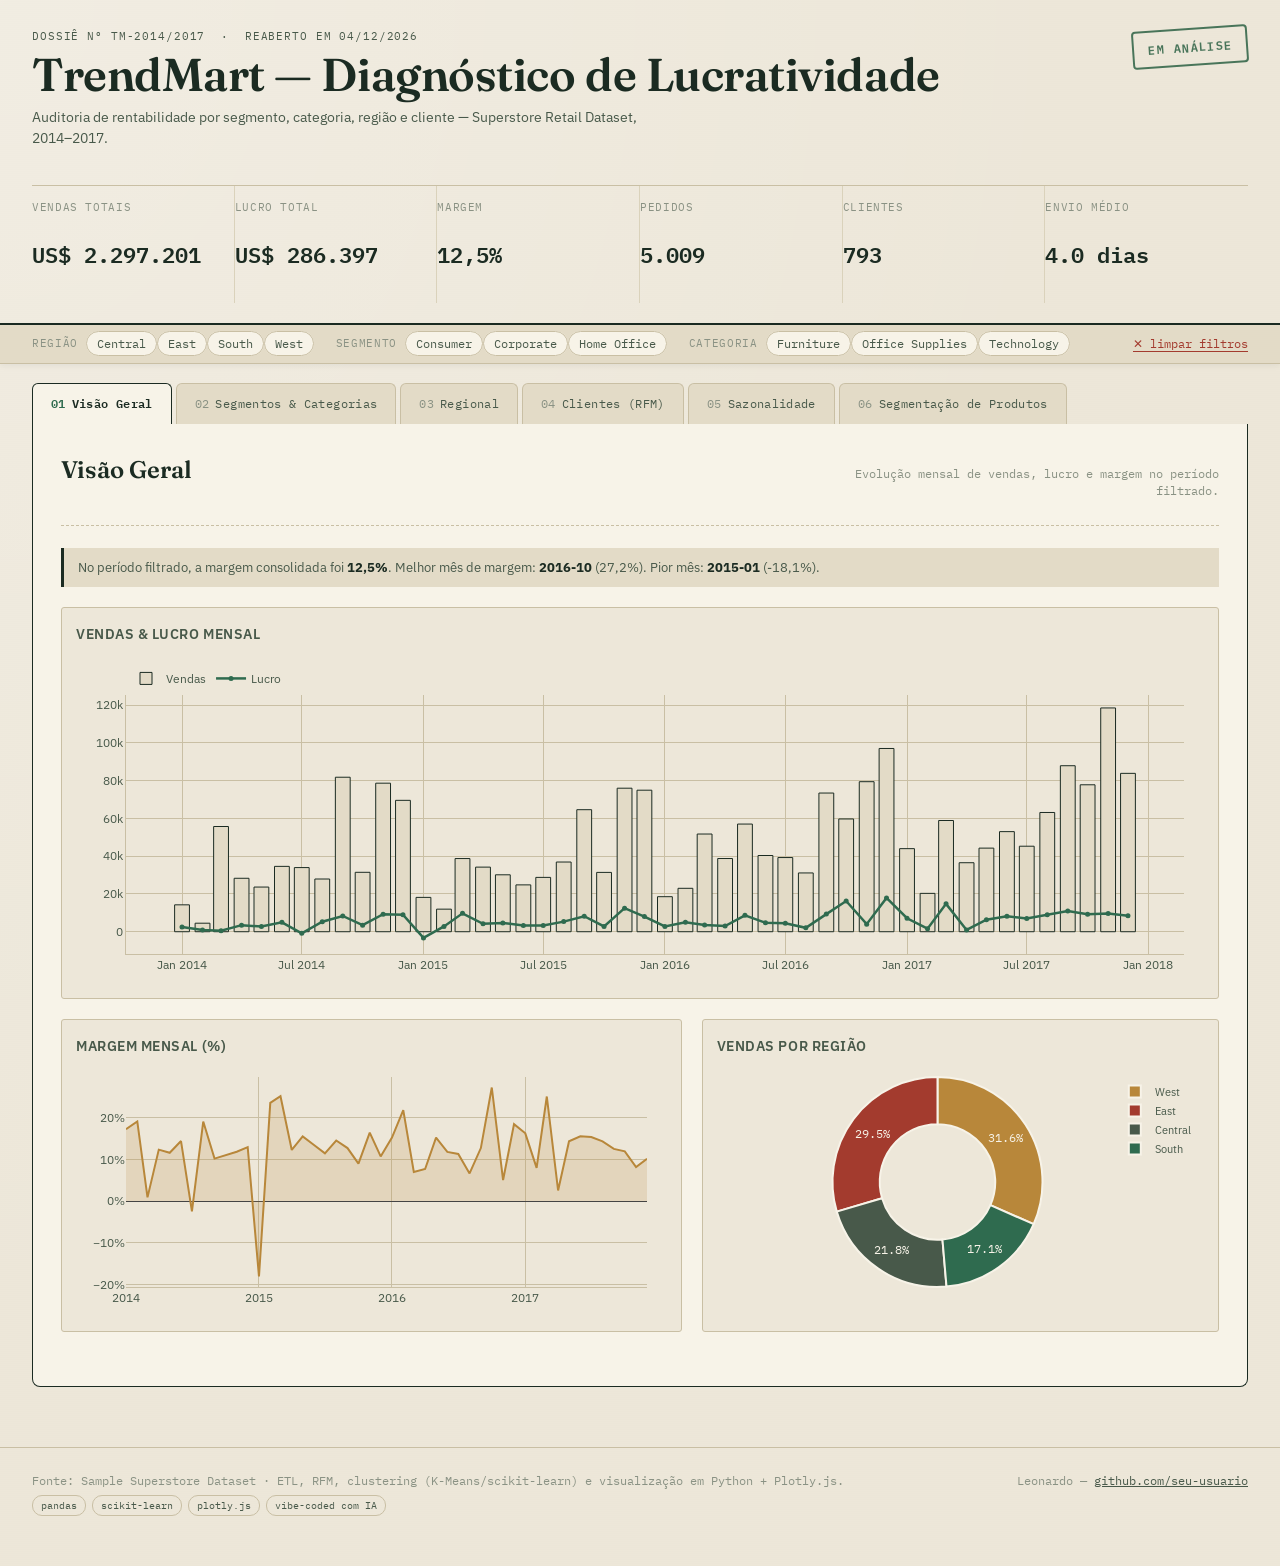
<file: index.html>
<!DOCTYPE html>
<html lang="en">
<head>
    <meta charset="UTF-8">
    <meta http-equiv="refresh" content="0; url=dashboard/">

    <title>TrendMart Profitability Analysis</title>

    <script>
        window.location.replace("dashboard/");
    </script>
</head>

<body>

<p>
Redirecting...
<a href="dashboard/">Click here if you are not redirected.</a>
</p>

</body>
</html>
</file>
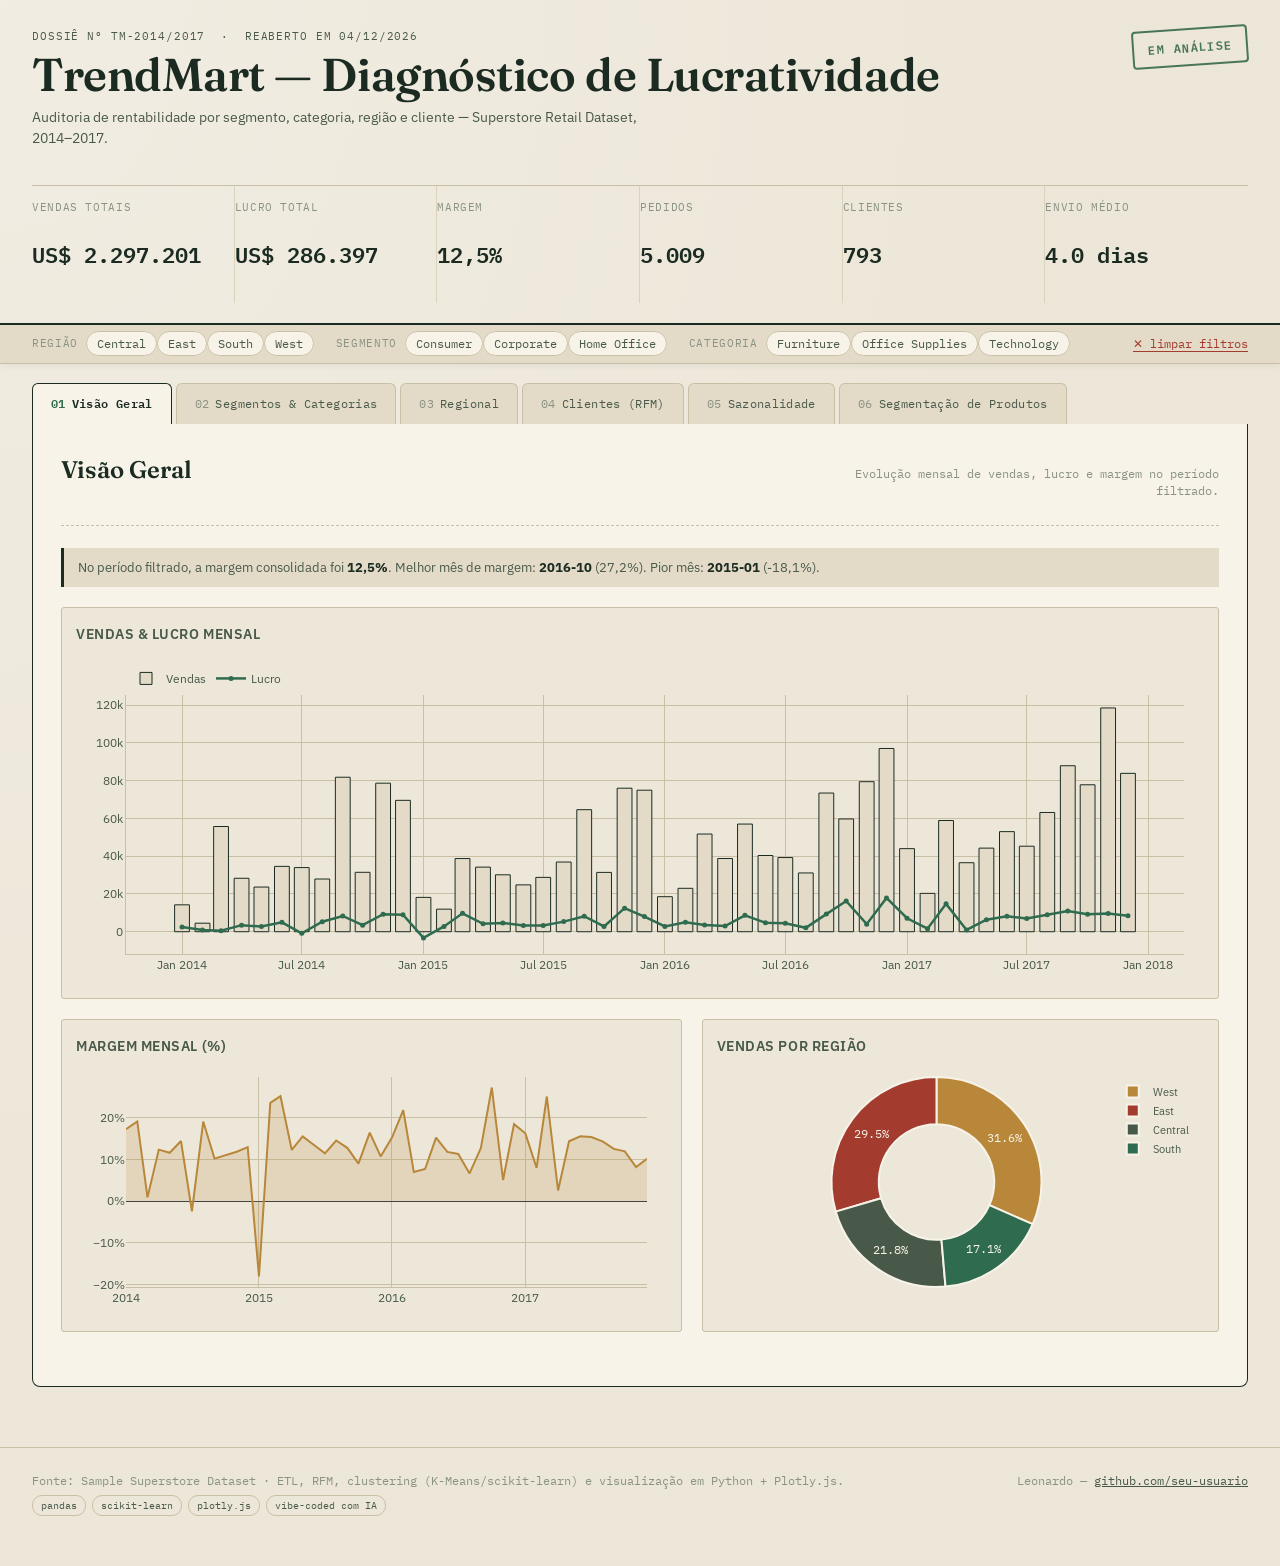
<file: dashboard/index.html>
<!DOCTYPE html>
<html lang="pt-BR">
<head>
<meta charset="UTF-8">
<meta name="viewport" content="width=device-width, initial-scale=1.0">
<title>TrendMart — Dossiê de Lucratividade</title>
<meta name="description" content="Diagnóstico interativo de lucratividade, clientes e sazonalidade a partir do dataset Superstore.">
<link rel="stylesheet" href="style.css">
<script src="https://cdn.plot.ly/plotly-2.35.2.min.js"></script>
</head>
<body>

<header class="masthead">
  <div class="masthead-top">
    <div>
      <p class="masthead-id">Dossiê Nº TM-2014/2017 &nbsp;·&nbsp; Reaberto em <span id="today"></span></p>
      <h1>TrendMart — Diagnóstico de Lucratividade</h1>
      <p class="subtitle">Auditoria de rentabilidade por segmento, categoria, região e cliente — Superstore Retail Dataset, 2014–2017.</p>
    </div>
    <div class="status-stamp">Em Análise</div>
  </div>

  <div class="kpi-strip" id="kpiStrip"></div>
</header>

<nav class="filter-bar" id="filterBar">
  <div class="filter-group">
    <span class="filter-group-label">Região</span>
    <div id="filterRegion"></div>
  </div>
  <div class="filter-group">
    <span class="filter-group-label">Segmento</span>
    <div id="filterSegment"></div>
  </div>
  <div class="filter-group">
    <span class="filter-group-label">Categoria</span>
    <div id="filterCategory"></div>
  </div>
  <span class="reset-link" id="resetFilters">✕ limpar filtros</span>
</nav>

<nav class="tab-nav" id="tabNav">
  <button class="tab-btn active" data-page="overview"><span class="num">01</span>Visão Geral</button>
  <button class="tab-btn" data-page="segments"><span class="num">02</span>Segmentos &amp; Categorias</button>
  <button class="tab-btn" data-page="regional"><span class="num">03</span>Regional</button>
  <button class="tab-btn" data-page="customers"><span class="num">04</span>Clientes (RFM)</button>
  <button class="tab-btn" data-page="seasonality"><span class="num">05</span>Sazonalidade</button>
  <button class="tab-btn" data-page="products"><span class="num">06</span>Segmentação de Produtos</button>
</nav>

<main>

  <!-- 01 VISÃO GERAL -->
  <section class="page active" id="page-overview">
    <div class="page-heading">
      <h2>Visão Geral</h2>
      <p class="page-note">Evolução mensal de vendas, lucro e margem no período filtrado.</p>
    </div>
    <div class="insight" id="insightOverview"></div>
    <div class="chart-card"><h3>Vendas &amp; Lucro Mensal</h3><div id="chartMonthly" style="height:340px;"></div></div>
    <div class="grid-2">
      <div class="chart-card"><h3>Margem Mensal (%)</h3><div id="chartMonthlyMargin" style="height:260px;"></div></div>
      <div class="chart-card"><h3>Vendas por Região</h3><div id="chartRegionShare" style="height:260px;"></div></div>
    </div>
  </section>

  <!-- 02 SEGMENTOS -->
  <section class="page" id="page-segments">
    <div class="page-heading">
      <h2>Segmentos &amp; Categorias</h2>
      <p class="page-note">Onde a margem se sustenta — e onde ela desaparece.</p>
    </div>
    <div class="insight" id="insightSegments"></div>
    <div class="grid-2">
      <div class="chart-card"><h3>Margem por Segmento</h3><div id="chartSegmentMargin" style="height:320px;"></div></div>
      <div class="chart-card"><h3>Piores vs Melhores Sub-Categorias</h3><div id="chartSubExtremes" style="height:320px;"></div></div>
    </div>
    <div class="chart-card"><h3>Vendas × Lucro por Sub-Categoria (bolha = volume)</h3><div id="chartSubScatter" style="height:380px;"></div></div>
  </section>

  <!-- 03 REGIONAL -->
  <section class="page" id="page-regional">
    <div class="page-heading">
      <h2>Regional</h2>
      <p class="page-note">Desconto médio versus margem realizada, por região.</p>
    </div>
    <div class="insight" id="insightRegional"></div>
    <div class="grid-2">
      <div class="chart-card"><h3>Desconto Médio vs Margem por Região</h3><div id="chartRegionScatter" style="height:340px;"></div></div>
      <div class="chart-card"><h3>Tables: Impacto do Desconto na Margem</h3><div id="chartTablesDiscount" style="height:340px;"></div></div>
    </div>
    <div class="chart-card"><h3>Detalhe por Região</h3><div id="tableRegion"></div></div>
  </section>

  <!-- 04 CLIENTES -->
  <section class="page" id="page-customers">
    <div class="page-heading">
      <h2>Clientes — Análise RFM</h2>
      <p class="page-note">Recência, Frequência e Valor Monetário, segmentados via K-Means (k=4).</p>
    </div>
    <div class="insight" id="insightCustomers"></div>
    <div class="grid-4" id="customerClusterCards"></div>
    <div class="chart-card" style="margin-top:16px;"><h3>Mapa RFM — Frequência × Valor (cor = Recência)</h3><div id="chartRFMScatter" style="height:400px;"></div></div>
  </section>

  <!-- 05 SAZONALIDADE -->
  <section class="page" id="page-seasonality">
    <div class="page-heading">
      <h2>Sazonalidade</h2>
      <p class="page-note">Vendas por mês do ano, comparadas entre 2014–2017.</p>
    </div>
    <div class="insight" id="insightSeasonality"></div>
    <div class="chart-card"><h3>Mapa de Calor — Vendas por Ano × Mês</h3><div id="chartHeatmap" style="height:360px;"></div></div>
    <div class="chart-card"><h3>Sazonalidade Média por Mês</h3><div id="chartSeasonAvg" style="height:300px;"></div></div>
  </section>

  <!-- 06 PRODUTOS / CLUSTERING -->
  <section class="page" id="page-products">
    <div class="page-heading">
      <h2>Segmentação de Sub-Categorias</h2>
      <p class="page-note">Clustering (K-Means, k=3) por margem, desconto médio e volume de vendas.</p>
    </div>
    <div class="insight" id="insightProducts"></div>
    <div class="chart-card"><h3>Margem × Desconto Médio (bolha = vendas totais)</h3><div id="chartProductCluster" style="height:400px;"></div></div>
    <div class="chart-card" style="margin-top:16px;"><h3>Veredito por Sub-Categoria</h3><div id="productVerdictGrid" class="grid-3"></div></div>
  </section>

</main>

<footer>
  <div>
    Fonte: Sample Superstore Dataset · ETL, RFM, clustering (K-Means/scikit-learn) e visualização em Python + Plotly.js.
    <div class="badge-row">
      <span class="tech-badge">pandas</span>
      <span class="tech-badge">scikit-learn</span>
      <span class="tech-badge">plotly.js</span>
      <span class="tech-badge">vibe-coded com IA</span>
    </div>
  </div>
  <div>Leonardo — <a href="https://github.com/" target="_blank" rel="noopener">github.com/seu-usuario</a></div>
</footer>

<script src="app.js"></script>
</body>
</html>
</file>
<file: dashboard/style.css>
/* ==========================================================================
   TrendMart — Dossiê de Lucratividade
   Sistema de design: ficha de auditoria / pasta de arquivo
   ========================================================================== */

@import url('https://fonts.googleapis.com/css2?family=Fraunces:opsz,wght@9..144,400;9..144,500;9..144,600;9..144,700&family=IBM+Plex+Mono:wght@400;500;600&family=IBM+Plex+Sans:wght@400;500;600&display=swap');

:root {
  --paper: #EDE7D9;
  --paper-deep: #E3DBC7;
  --card: #F7F3E8;
  --ink: #1B2B22;
  --ink-soft: #48594A;
  --ink-faint: #8A9284;
  --line: #C9BFA4;
  --line-soft: #DAD2BB;
  --stamp-red: #A33B2E;
  --stamp-green: #2F6B4F;
  --stamp-gold: #B8873A;

  --font-display: 'Fraunces', Georgia, serif;
  --font-mono: 'IBM Plex Mono', 'Courier New', monospace;
  --font-body: 'IBM Plex Sans', system-ui, sans-serif;

  --radius: 3px;
}

* { box-sizing: border-box; }

@media (prefers-reduced-motion: reduce) {
  *, *::before, *::after { animation-duration: 0.001ms !important; transition-duration: 0.001ms !important; }
}

html { scroll-behavior: smooth; }

body {
  margin: 0;
  background: var(--paper);
  background-image:
    repeating-linear-gradient(0deg, rgba(0,0,0,0.012) 0px, transparent 1px, transparent 2px),
    radial-gradient(ellipse at top left, rgba(255,255,255,0.25), transparent 60%);
  color: var(--ink);
  font-family: var(--font-body);
  font-size: 15px;
  line-height: 1.5;
  -webkit-font-smoothing: antialiased;
}

a { color: var(--stamp-green); }

::selection { background: var(--stamp-gold); color: var(--card); }

/* ---------------------------------- Header ---------------------------------- */

.masthead {
  border-bottom: 2px solid var(--ink);
  padding: 28px 32px 20px;
  max-width: 1280px;
  margin: 0 auto;
  position: relative;
}

.masthead-top {
  display: flex;
  justify-content: space-between;
  align-items: flex-start;
  gap: 24px;
  flex-wrap: wrap;
}

.masthead-id {
  font-family: var(--font-mono);
  font-size: 11px;
  letter-spacing: 0.08em;
  text-transform: uppercase;
  color: var(--ink-soft);
  margin: 0 0 6px;
}

.masthead h1 {
  font-family: var(--font-display);
  font-optical-sizing: auto;
  font-weight: 600;
  font-size: clamp(30px, 4vw, 46px);
  margin: 0;
  letter-spacing: -0.01em;
  line-height: 1.05;
}

.masthead .subtitle {
  font-family: var(--font-body);
  color: var(--ink-soft);
  font-size: 14px;
  margin-top: 8px;
  max-width: 640px;
}

.status-stamp {
  border: 2.5px solid var(--stamp-green);
  color: var(--stamp-green);
  font-family: var(--font-mono);
  font-weight: 600;
  font-size: 12px;
  letter-spacing: 0.12em;
  text-transform: uppercase;
  padding: 8px 14px;
  transform: rotate(-4deg);
  border-radius: 4px;
  white-space: nowrap;
  mix-blend-mode: multiply;
  opacity: 0.85;
  flex-shrink: 0;
}

/* -------------------------------- KPI strip -------------------------------- */

.kpi-strip {
  display: grid;
  grid-template-columns: repeat(auto-fit, minmax(130px, 1fr));
  gap: 0;
  margin-top: 22px;
  border-top: 1px solid var(--line);
}

.kpi {
  padding: 14px 16px 10px 0;
  border-right: 1px solid var(--line-soft);
}
.kpi:last-child { border-right: none; }

.kpi-label {
  font-family: var(--font-mono);
  font-size: 10.5px;
  letter-spacing: 0.06em;
  text-transform: uppercase;
  color: var(--ink-faint);
  margin: 0 0 4px;
}

.kpi-value {
  font-family: var(--font-mono);
  font-size: 22px;
  font-weight: 600;
  color: var(--ink);
}

/* -------------------------------- Filter bar -------------------------------- */

.filter-bar {
  position: sticky;
  top: 0;
  z-index: 30;
  background: var(--paper-deep);
  border-bottom: 1px solid var(--line);
  padding: 10px 32px;
  display: flex;
  gap: 22px;
  align-items: center;
  flex-wrap: wrap;
  font-family: var(--font-mono);
  font-size: 12px;
  box-shadow: 0 2px 6px rgba(27, 43, 34, 0.06);
}

.filter-group { display: flex; align-items: center; gap: 8px; flex-wrap: wrap; }
.filter-group-label { color: var(--ink-faint); text-transform: uppercase; letter-spacing: 0.06em; font-size: 10.5px; }

.chip {
  border: 1px solid var(--line);
  background: var(--card);
  color: var(--ink-soft);
  padding: 4px 10px;
  border-radius: 20px;
  cursor: pointer;
  font-family: var(--font-mono);
  font-size: 11.5px;
  transition: all 0.15s ease;
  user-select: none;
}
.chip:hover { border-color: var(--ink-soft); }
.chip.active {
  background: var(--ink);
  border-color: var(--ink);
  color: var(--paper);
}

.reset-link {
  margin-left: auto;
  color: var(--stamp-red);
  cursor: pointer;
  text-decoration: underline;
  text-underline-offset: 3px;
  font-size: 11.5px;
  white-space: nowrap;
}

/* -------------------------------- Folder tabs -------------------------------- */

.tab-nav {
  max-width: 1280px;
  margin: 0 auto;
  display: flex;
  gap: 4px;
  padding: 18px 32px 0;
  overflow-x: auto;
}

.tab-btn {
  font-family: var(--font-mono);
  font-size: 12px;
  letter-spacing: 0.03em;
  color: var(--ink-soft);
  background: var(--paper-deep);
  border: 1px solid var(--line);
  border-bottom: none;
  padding: 9px 18px 11px;
  border-radius: 6px 6px 0 0;
  cursor: pointer;
  white-space: nowrap;
  position: relative;
  top: 1px;
  transition: background 0.15s ease, color 0.15s ease;
}
.tab-btn .num { color: var(--ink-faint); margin-right: 6px; }
.tab-btn:hover { background: var(--card); }
.tab-btn.active {
  background: var(--card);
  color: var(--ink);
  font-weight: 600;
  border-color: var(--ink);
  border-bottom: 1px solid var(--card);
}
.tab-btn.active .num { color: var(--stamp-green); }

/* -------------------------------- Page content -------------------------------- */

main {
  max-width: 1280px;
  margin: 0 auto;
  padding: 0 32px 60px;
}

.page {
  display: none;
  background: var(--card);
  border: 1px solid var(--ink);
  border-top: none;
  border-radius: 0 0 8px 8px;
  padding: 28px 28px 34px;
  animation: fadein 0.25s ease;
}
.page.active { display: block; }

@keyframes fadein {
  from { opacity: 0; transform: translateY(4px); }
  to { opacity: 1; transform: translateY(0); }
}

.page-heading {
  display: flex;
  justify-content: space-between;
  align-items: baseline;
  flex-wrap: wrap;
  gap: 12px;
  border-bottom: 1px dashed var(--line);
  padding-bottom: 14px;
  margin-bottom: 22px;
}

.page-heading h2 {
  font-family: var(--font-display);
  font-size: 24px;
  font-weight: 600;
  margin: 0;
}

.page-note {
  font-family: var(--font-mono);
  font-size: 11.5px;
  color: var(--ink-faint);
  max-width: 420px;
  text-align: right;
}

.grid-2 { display: grid; grid-template-columns: 1.2fr 1fr; gap: 20px; }
.grid-3 { display: grid; grid-template-columns: repeat(3, 1fr); gap: 16px; }
.grid-4 { display: grid; grid-template-columns: repeat(4, 1fr); gap: 16px; }
@media (max-width: 900px) {
  .grid-2, .grid-3, .grid-4 { grid-template-columns: 1fr; }
}

.chart-card {
  border: 1px solid var(--line);
  border-radius: var(--radius);
  padding: 14px 14px 4px;
  background: var(--paper);
  margin-bottom: 20px;
}

.chart-card h3 {
  font-family: var(--font-body);
  font-weight: 600;
  font-size: 13.5px;
  text-transform: uppercase;
  letter-spacing: 0.04em;
  color: var(--ink-soft);
  margin: 2px 0 10px;
}

/* -------------------------------- Verdict stamps -------------------------------- */

.verdict-card {
  position: relative;
  border: 1px solid var(--line);
  border-radius: var(--radius);
  padding: 16px 16px 18px;
  background: var(--paper);
  overflow: hidden;
}

.verdict-card .name {
  font-family: var(--font-display);
  font-size: 17px;
  font-weight: 600;
  margin: 0 0 8px;
}

.verdict-card .metric-row {
  font-family: var(--font-mono);
  font-size: 12px;
  color: var(--ink-soft);
  display: flex;
  justify-content: space-between;
  padding: 3px 0;
  border-bottom: 1px dotted var(--line-soft);
}
.verdict-card .metric-row:last-of-type { border-bottom: none; }
.verdict-card .metric-row b { color: var(--ink); font-weight: 600; }

.stamp {
  position: absolute;
  top: 14px;
  right: -6px;
  font-family: var(--font-mono);
  font-weight: 700;
  font-size: 12px;
  letter-spacing: 0.1em;
  text-transform: uppercase;
  padding: 5px 12px;
  border: 2px solid currentColor;
  border-radius: 4px;
  transform: rotate(6deg);
  mix-blend-mode: multiply;
  opacity: 0.88;
}
.stamp.ok { color: var(--stamp-green); }
.stamp.warn { color: var(--stamp-gold); }
.stamp.bad { color: var(--stamp-red); }

/* -------------------------------- Insight callouts -------------------------------- */

.insight {
  border-left: 3px solid var(--ink);
  background: var(--paper-deep);
  padding: 10px 14px;
  font-size: 13px;
  color: var(--ink-soft);
  margin: 4px 0 20px;
}
.insight b { color: var(--ink); }

/* -------------------------------- Tables -------------------------------- */

table.data-table {
  width: 100%;
  border-collapse: collapse;
  font-family: var(--font-mono);
  font-size: 12px;
}
.data-table th {
  text-align: left;
  text-transform: uppercase;
  letter-spacing: 0.04em;
  font-size: 10.5px;
  color: var(--ink-faint);
  border-bottom: 1px solid var(--ink);
  padding: 6px 8px;
}
.data-table td {
  padding: 6px 8px;
  border-bottom: 1px solid var(--line-soft);
}
.data-table tr:hover td { background: var(--paper-deep); }

/* -------------------------------- Footer -------------------------------- */

footer {
  max-width: 1280px;
  margin: 0 auto;
  padding: 24px 32px 50px;
  font-family: var(--font-mono);
  font-size: 11.5px;
  color: var(--ink-faint);
  display: flex;
  justify-content: space-between;
  flex-wrap: wrap;
  gap: 10px;
  border-top: 1px solid var(--line);
}
footer a { color: var(--ink-soft); }

/* -------------------------------- Misc -------------------------------- */

.badge-row { display: flex; gap: 6px; flex-wrap: wrap; margin-top: 6px; }
.tech-badge {
  font-family: var(--font-mono);
  font-size: 10px;
  border: 1px solid var(--line);
  padding: 2px 8px;
  border-radius: 10px;
  color: var(--ink-soft);
}

:focus-visible {
  outline: 2px solid var(--stamp-green);
  outline-offset: 2px;
}
</file>
